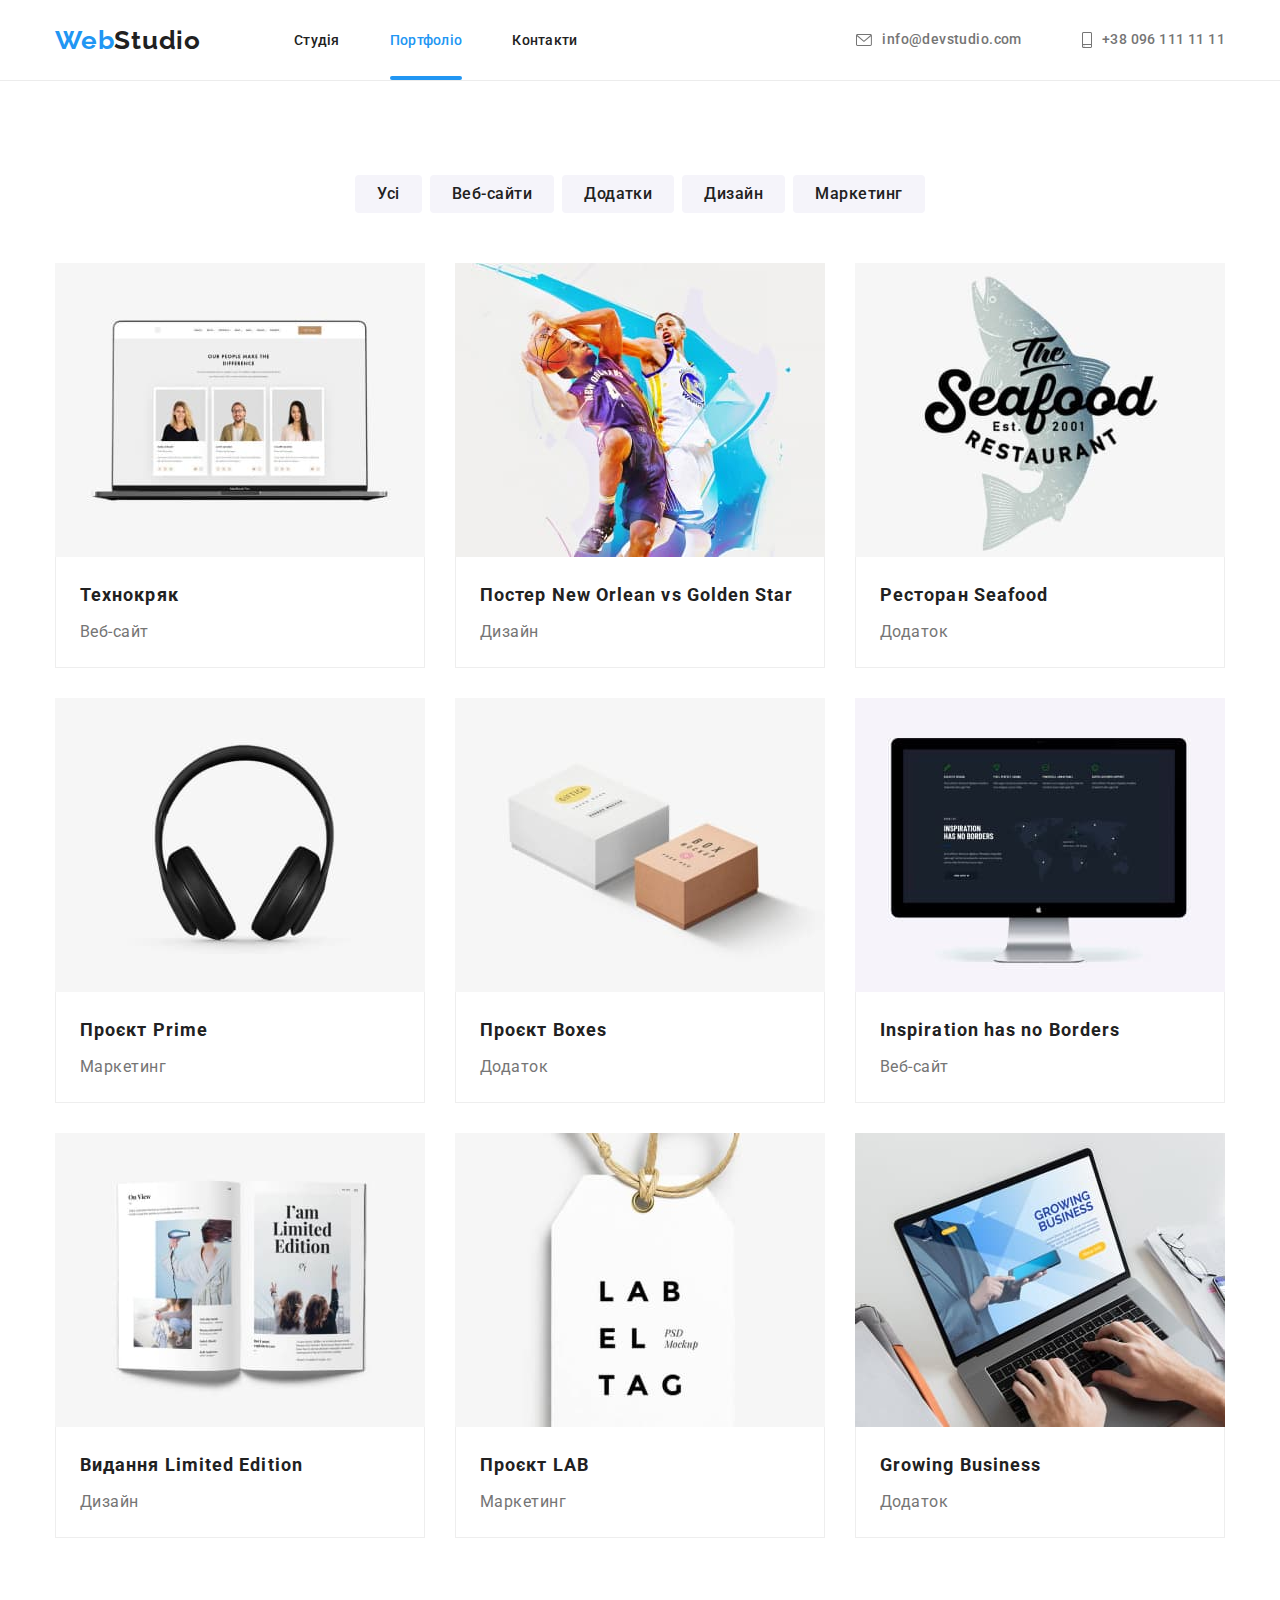
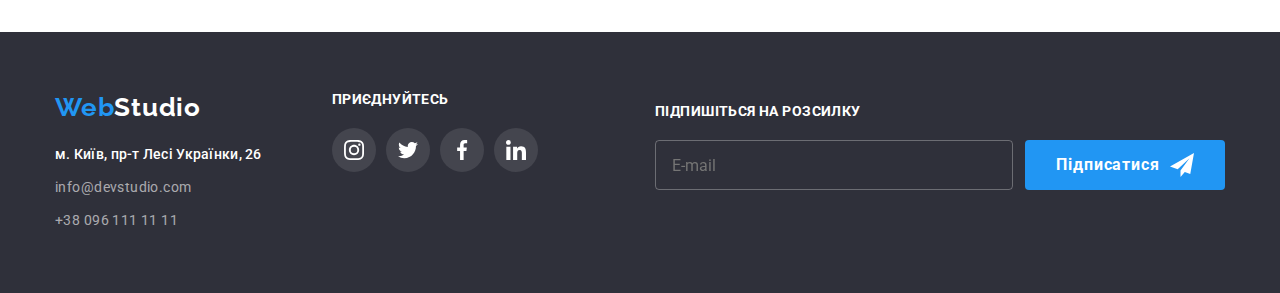
<file: portfolio.html>
<!DOCTYPE html>
<html lang="uk">
  <head>
    <meta charset="UTF-8" />
    <meta http-equiv="X-UA-Compatible" content="IE=edge" />
    <meta name="viewport" content="width=device-width, initial-scale=1.0" />
    <title>Портфоліо</title>
    <link rel="preconnect" href="https://fonts.googleapis.com" />
    <link rel="preconnect" href="https://fonts.gstatic.com" crossorigin />
    <link
      href="https://fonts.googleapis.com/css2?family=Raleway:wght@700&family=Roboto:wght@400;500;700;900&display=swap"
      rel="stylesheet"
    />
    <link rel="stylesheet" href="css/normalize.css" />
    <link rel="stylesheet" href="./css/main.min.css" />
  </head>
  <body>
    <header class="page-header">
      <div class="container main-header">
        <nav class="main-nav">
          <div class="logo">
            <a href="index.html" class="logo-link">Web<span>Studio</span></a>
          </div>
          <ul class="site-nav">
            <li class="item">
              <a href="index.html" class="site-nav-link">Студія</a>
            </li>
            <li class="current-page item">
              <a href="portfolio.html" class="site-nav-link">Портфоліо</a>
            </li>
            <li class="item"><a href="#" class="site-nav-link">Контакти</a></li>
          </ul>
        </nav>
        <!-- burger start -->
        <div class="container-mob">
          <button
            class="menu-toggle js-open-menu"
            aria-expanded="false"
            aria-controls="mobile-menu"
          >
            <svg
              width="24"
              height="24"
              fill="currentColor"
              viewBox="0 0 20 20"
              xmlns="http://www.w3.org/2000/svg"
            >
              <path
                fill-rule="evenodd"
                d="M3 5a1 1 0 011-1h12a1 1 0 110 2H4a1 1 0 01-1-1zM3 10a1 1 0 011-1h12a1 1 0 110 2H4a1 1 0 01-1-1zM3 15a1 1 0 011-1h12a1 1 0 110 2H4a1 1 0 01-1-1z"
                clip-rule="evenodd"
              ></path>
            </svg>
          </button>
        </div>
        <!-- burger end -->
        <ul class="contacts-nav">
          <li class="contacts item">
            <a href="mailto:info@devstudio.com" class="site-nav-link">
              <svg class="mail-icon" width="16" height="12">
                <use href="./images/icons.svg#icon-envelope-hover"></use>
              </svg>
              info@devstudio.com
            </a>
          </li>
          <li class="contacts item">
            <a href="tel:+380961111111" class="contacts item site-nav-link">
              <svg class="phone-icon" width="10" height="16">
                <use href="./images/icons.svg#icon-smartphone"></use>
              </svg>
              +38 096 111 11 11</a
            >
          </li>
        </ul>
      </div>
    </header>
    <main>
      <section class="filter-section section">
        <div class="container">
          <h1 class="hidden">Портфоліо</h1>
          <ul class="filter-buttons">
            <li class="filter-items">
              <button type="button" class="filter-button">Усі</button>
            </li>
            <li class="filter-items">
              <button type="button" class="filter-button">Веб-сайти</button>
            </li>
            <li class="filter-items">
              <button type="button" class="filter-button">Додатки</button>
            </li>
            <li class="filter-items">
              <button type="button" class="filter-button">Дизайн</button>
            </li>
            <li class="filter-items">
              <button type="button" class="filter-button">Маркетинг</button>
            </li>
          </ul>
          <ul class="portfolio-items">
            <li class="filter-item content">
              <a href="" class="filter-link">
                <div class="img-wrap">
                  <picture>
                    <source
                      srcset="
                        ./images/1200/jobs1-1200.jpg    1x,
                        ./images/1200/jobs1-1200@2x.jpg 2x
                      "
                      media="(min-width:1200px)"
                    />
                    <source
                      srcset="
                        ./images/768/jobs1-768.jpg    1x,
                        ./images/768/jobs1-768@2x.jpg 2x
                      "
                      media="(min-width:768px)"
                    />
                    <source
                      srcset="
                        ./images/320/jobs1-320.jpg    1x,
                        ./images/320/jobs1-320@2x.jpg 2x
                      "
                      media="(min-width:320px)"
                    />
                    <source
                      srcset="./images/technokryak.webp"
                      type="./image/webp"
                    />
                    <img
                      src="./images/technokryak.jpg"
                      alt="Технокряк картинка"
                      width="370"
                      class="jobs__img"
                      loading="lazy"
                    />
                  </picture>
                  <div class="overlay">
                    <p>
                      Ресурс пропонує комплексні пропозиції з різним рівнем
                      функціоналу та сервісів. Все це дозволить відвідувачу
                      отримати вичерпні відомості про компанію чи приватну
                      особу.
                    </p>
                  </div>
                </div>
                <div class="card-inner">
                  <h2 class="filter-title">Технокряк</h2>
                  <p class="filter-description">Веб-сайт</p>
                </div>
              </a>
            </li>
            <li class="filter-item content">
              <a href="" class="filter-link">
                <div class="img-wrap">
                  <picture>
                    <source
                      srcset="
                        ./images/1200/jobs2-1200.jpg    1x,
                        ./images/1200/jobs2-1200@2x.jpg 2x
                      "
                      media="(min-width:1200px)"
                    />
                    <source
                      srcset="
                        ./images/768/jobs2-768.jpg    1x,
                        ./images/768/jobs2-768@2x.jpg 2x
                      "
                      media="(min-width:768px)"
                    />
                    <source
                      srcset="
                        ./images/320/jobs2-320.jpg    1x,
                        ./images/320/jobs2-320@2x.jpg 2x
                      "
                      media="(min-width:320px)"
                    />
                    <source
                      srcset="./images/new-orlean.webp"
                      type="./image/webp"
                    />
                    <img
                      src="./images/new-orlean.jpg"
                      alt="Постер New Orlean vs Golden Star"
                      width="370"
                      class="jobs__img"
                      loading="lazy"
                    />
                  </picture>
                  <div class="overlay">
                    <p>
                      Ресурс пропонує комплексні пропозиції з різним рівнем
                      функціоналу та сервісів. Все це дозволить відвідувачу
                      отримати вичерпні відомості про компанію чи приватну
                      особу.
                    </p>
                  </div>
                </div>
                <div class="card-inner">
                  <h2 class="filter-title">Постер New Orlean vs Golden Star</h2>
                  <p class="filter-description">Дизайн</p>
                </div>
              </a>
            </li>
            <li class="filter-item content">
              <a href="" class="filter-link">
                <div class="img-wrap">
                  <picture>
                    <source
                      srcset="
                        ./images/1200/jobs3-1200.jpg    1x,
                        ./images/1200/jobs3-1200@2x.jpg 2x
                      "
                      media="(min-width:1200px)"
                    />
                    <source
                      srcset="
                        ./images/768/jobs3-768.jpg    1x,
                        ./images/768/jobs3-768@2x.jpg 2x
                      "
                      media="(min-width:768px)"
                    />
                    <source
                      srcset="
                        ./images/320/jobs3-320.jpg    1x,
                        ./images/320/jobs3-320@2x.jpg 2x
                      "
                      media="(min-width:320px)"
                    />
                    <source
                      srcset="./images/seafood.webp"
                      type="./image/webp"
                    />
                    <img
                      src="./images/seafood.jpg"
                      alt="Ресторан Seafood картинка"
                      width="370"
                      class="jobs__img"
                      loading="lazy"
                    />
                  </picture>
                  <div class="overlay">
                    <p>
                      Ресурс пропонує комплексні пропозиції з різним рівнем
                      функціоналу та сервісів. Все це дозволить відвідувачу
                      отримати вичерпні відомості про компанію чи приватну
                      особу.
                    </p>
                  </div>
                </div>
                <div class="card-inner">
                  <h2 class="filter-title">Ресторан Seafood</h2>
                  <p class="filter-description">Додаток</p>
                </div>
              </a>
            </li>
            <li class="filter-item content">
              <a href="" class="filter-link">
                <div class="img-wrap">
                  <picture>
                    <source
                      srcset="
                        ./images/1200/jobs4-1200.jpg    1x,
                        ./images/1200/jobs4-1200@2x.jpg 2x
                      "
                      media="(min-width:1200px)"
                    />
                    <source
                      srcset="
                        ./images/768/jobs4-768.jpg    1x,
                        ./images/768/jobs4-768@2x.jpg 2x
                      "
                      media="(min-width:768px)"
                    />
                    <source
                      srcset="
                        ./images/320/jobs4-320.jpg    1x,
                        ./images/320/jobs4-320@2x.jpg 2x
                      "
                      media="(min-width:320px)"
                    />
                    <source srcset="./images/prime.webp" type="./image/webp" />
                    <img
                      src="./images/prime.jpg"
                      alt="Проєкт Prime картинка"
                      width="370"
                      class="jobs__img"
                      loading="lazy"
                    />
                  </picture>
                  <div class="overlay">
                    <p>
                      Ресурс пропонує комплексні пропозиції з різним рівнем
                      функціоналу та сервісів. Все це дозволить відвідувачу
                      отримати вичерпні відомості про компанію чи приватну
                      особу.
                    </p>
                  </div>
                </div>
                <div class="card-inner">
                  <h2 class="filter-title">Проєкт Prime</h2>
                  <p class="filter-description">Маркетинг</p>
                </div>
              </a>
            </li>
            <li class="filter-item content">
              <a href="" class="filter-link">
                <div class="img-wrap">
                  <picture>
                    <source
                      srcset="
                        ./images/1200/jobs5-1200.jpg    1x,
                        ./images/1200/jobs5-1200@2x.jpg 2x
                      "
                      media="(min-width:1200px)"
                    />
                    <source
                      srcset="
                        ./images/768/jobs5-768.jpg    1x,
                        ./images/768/jobs5-768@2x.jpg 2x
                      "
                      media="(min-width:768px)"
                    />
                    <source
                      srcset="
                        ./images/320/jobs5-320.jpg    1x,
                        ./images/320/jobs5-320@2x.jpg 2x
                      "
                      media="(min-width:320px)"
                    />
                    <source srcset="./images/boxes.webp" type="./image/webp" />
                    <img
                      src="./images/boxes.jpg"
                      alt="Проєкт Boxes картинка"
                      width="370"
                      class="jobs__img"
                      loading="lazy"
                    />
                  </picture>
                  <div class="overlay">
                    <p>
                      Ресурс пропонує комплексні пропозиції з різним рівнем
                      функціоналу та сервісів. Все це дозволить відвідувачу
                      отримати вичерпні відомості про компанію чи приватну
                      особу.
                    </p>
                  </div>
                </div>
                <div class="card-inner">
                  <h2 class="filter-title">Проєкт Boxes</h2>
                  <p class="filter-description">Додаток</p>
                </div>
              </a>
            </li>
            <li class="filter-item content">
              <a href="" class="filter-link">
                <div class="img-wrap">
                  <picture>
                    <source
                      srcset="
                        ./images/1200/jobs6-1200.jpg    1x,
                        ./images/1200/jobs6-1200@2x.jpg 2x
                      "
                      media="(min-width:1200px)"
                    />
                    <source
                      srcset="
                        ./images/768/jobs6-768.jpg    1x,
                        ./images/768/jobs6-768@2x.jpg 2x
                      "
                      media="(min-width:768px)"
                    />
                    <source
                      srcset="
                        ./images/320/jobs6-320.jpg    1x,
                        ./images/320/jobs6-320@2x.jpg 2x
                      "
                      media="(min-width:320px)"
                    />
                    <source
                      srcset="./images/inspiration.webp"
                      type="./image/webp"
                    />
                    <img
                      src="./images/inspiration.jpg"
                      alt="Inspiration has no Borders картинка"
                      width="370"
                      class="jobs__img"
                      loading="lazy"
                    />
                  </picture>
                  <div class="overlay">
                    <p>
                      Ресурс пропонує комплексні пропозиції з різним рівнем
                      функціоналу та сервісів. Все це дозволить відвідувачу
                      отримати вичерпні orfer про компанію чи приватну особу.
                    </p>
                  </div>
                </div>
                <div class="card-inner">
                  <h2 class="filter-title">Inspiration has no Borders</h2>
                  <p class="filter-description">Веб-сайт</p>
                </div>
              </a>
            </li>
            <li class="filter-item content">
              <a href="" class="filter-link">
                <div class="img-wrap">
                  <picture>
                    <source
                      srcset="
                        ./images/1200/jobs7-1200.jpg    1x,
                        ./images/1200/jobs7-1200@2x.jpg 2x
                      "
                      media="(min-width:1200px)"
                    />
                    <source
                      srcset="
                        ./images/768/jobs7-768.jpg    1x,
                        ./images/768/jobs7-768@2x.jpg 2x
                      "
                      media="(min-width:768px)"
                    />
                    <source
                      srcset="
                        ./images/320/jobs7-320.jpg    1x,
                        ./images/320/jobs7-320@2x.jpg 2x
                      "
                      media="(min-width:320px)"
                    />
                    <source
                      srcset="./images/limited.webp"
                      type="./image/webp"
                    />
                    <img
                      src="./images/limited.jpg"
                      alt="Видання Limited Edition картинка"
                      width="370"
                      class="jobs__img"
                      loading="lazy"
                    />
                  </picture>
                  <div class="overlay">
                    <p>
                      Ресурс пропонує комплексні пропозиції з різним рівнем
                      функціоналу та сервісів. Все це дозволить відвідувачу
                      отримати вичерпні відомості про компанію чи приватну
                      особу.
                    </p>
                  </div>
                </div>
                <div class="card-inner">
                  <h2 class="filter-title">Видання Limited Edition</h2>
                  <p class="filter-description">Дизайн</p>
                </div>
              </a>
            </li>
            <li class="filter-item content">
              <a href="" class="filter-link">
                <div class="img-wrap">
                  <picture>
                    <source
                      srcset="
                        ./images/1200/jobs8-1200.jpg    1x,
                        ./images/1200/jobs8-1200@2x.jpg 2x
                      "
                      media="(min-width:1200px)"
                    />
                    <source
                      srcset="
                        ./images/768/jobs8-768.jpg    1x,
                        ./images/768/jobs8-768@2x.jpg 2x
                      "
                      media="(min-width:768px)"
                    />
                    <source
                      srcset="
                        ./images/320/jobs8-320.jpg    1x,
                        ./images/320/jobs8-320@2x.jpg 2x
                      "
                      media="(min-width:320px)"
                    />
                    <source srcset="./images/lab.webp" type="./image/webp" />
                    <img
                      src="./images/lab.jpg"
                      alt="Проєкт LAB картинка"
                      width="370"
                      class="jobs__img"
                      loading="lazy"
                    />
                  </picture>
                  <div class="overlay">
                    <p>
                      Ресурс пропонує комплексні пропозиції з різним рівнем
                      функціоналу та сервісів. Все це дозволить відвідувачу
                      отримати вичерпні відомості про компанію чи приватну
                      особу.
                    </p>
                  </div>
                </div>
                <div class="card-inner">
                  <h2 class="filter-title">Проєкт LAB</h2>
                  <p class="filter-description">Маркетинг</p>
                </div>
              </a>
            </li>
            <li class="filter-item content">
              <a href="" class="filter-link">
                <div class="img-wrap">
                  <picture>
                    <source
                      srcset="
                        ./images/1200/jobs9-1200.jpg    1x,
                        ./images/1200/jobs9-1200@2x.jpg 2x
                      "
                      media="(min-width:1200px)"
                    />
                    <source
                      srcset="
                        ./images/768/jobs9-768.jpg    1x,
                        ./images/768/jobs9-768@2x.jpg 2x
                      "
                      media="(min-width:768px)"
                    />
                    <source
                      srcset="
                        ./images/320/jobs9-320.jpg    1x,
                        ./images/320/jobs9-320@2x.jpg 2x
                      "
                      media="(min-width:320px)"
                    />
                    <source
                      srcset="./images/business.webp"
                      type="./image/webp"
                    />
                    <img
                      src="./images/business.jpg"
                      alt="Growing Business картинка"
                      width="370"
                      class="jobs__img"
                      loading="lazy"
                    />
                  </picture>
                  <div class="overlay">
                    <p>
                      Ресурс пропонує комплексні пропозиції з різним рівнем
                      функціоналу та сервісів. Все це дозволить відвідувачу
                      отримати вичерпні відомості про компанію чи приватну
                      особу.
                    </p>
                  </div>
                </div>
                <div class="card-inner">
                  <h2 class="filter-title">Growing Business</h2>
                  <p class="filter-description">Додаток</p>
                </div>
              </a>
            </li>
          </ul>
        </div>
      </section>
    </main>
    <footer class="page-footer">
      <div class="container">
        <div class="tablet-footer">
          <div>
            <address class="adress-footer">
              <div class="logo">
                <a href="index.html" class="logo-link"
                  >Web<span class="footer-span">Studio</span></a
                >
              </div>
              <ul class="footer-adress">
                <li class="footer-item">
                  <a
                    class="adress-link site-nav-link"
                    href="http://maps.google.com/?q=м.Київ,пр-тЛесіУкраїнки,26"
                    target="_blank"
                    rel="noopener nofollow noreferrer"
                    >м. Київ, пр-т Лесі Українки, 26
                  </a>
                </li>
                <li class="contacts footer-item">
                  <a
                    href="mailto:info@devstudio.com"
                    class="footer-email site-nav-link"
                    >info@devstudio.com</a
                  >
                </li>
                <li class="contacts footer-item">
                  <a href="tel:+380961111111" class="site-nav-link"
                    >+38 096 111 11 11</a
                  >
                </li>
              </ul>
            </address>
          </div>
          <div class="footer-margin">
            <p class="join text">ПРИЄДНУЙТЕСЬ</p>
            <ul class="social-network">
              <li class="item2">
                <a href="" class="social-box"
                  ><svg class="instagram">
                    <use href="./images/icons.svg#instagram"></use>
                  </svg>
                </a>
              </li>
              <li class="item2">
                <a href="" class="social-box"
                  ><svg class="twitter">
                    <use href="./images/icons.svg#twitter"></use>
                  </svg>
                </a>
              </li>
              <li class="item2">
                <a href="" class="social-box"
                  ><svg class="facebook">
                    <use href="./images/icons.svg#facebook"></use>
                  </svg>
                </a>
              </li>
              <li class="item2">
                <a href="" class="social-box"
                  ><svg class="linkedin">
                    <use href="./images/icons.svg#linkedin"></use>
                  </svg>
                </a>
              </li>
            </ul>
          </div>
        </div>
        <div class="subscribe">
          <p class="join text">ПІДПИШІТЬСЯ НА РОЗСИЛКУ</p>
          <form action="" class="subscribe-form">
            <label>
              <input
                type="email"
                name="email"
                placeholder="E-mail"
                class="input"
                required
              />
            </label>
            <button type="submit" class="submit-button" name="submit-button">
              Підписатися<svg class="telegram-icon" width="16" height="12">
                <use href="./images/icons.svg#icon-telegram"></use>
              </svg>
            </button>
          </form>
        </div>
      </div>
    </footer>
    <!-- mob -->
    <div class="menu-container js-menu-container" id="mobile-menu">
      <button class="menu-toggle js-close-menu">
        <svg
          fill="currentColor"
          viewBox="0 0 20 20"
          xmlns="http://www.w3.org/2000/svg"
          width="24"
          height="24"
        >
          <path
            fill-rule="evenodd"
            d="M4.293 4.293a1 1 0 011.414 0L10 8.586l4.293-4.293a1 1 0 111.414 1.414L11.414 10l4.293 4.293a1 1 0 01-1.414 1.414L10 11.414l-4.293 4.293a1 1 0 01-1.414-1.414L8.586 10 4.293 5.707a1 1 0 010-1.414z"
            clip-rule="evenodd"
          ></path>
        </svg>
      </button>
      <nav>
        <ul class="nav-list">
          <li class="nav-item">
            <a href="./index.html" class="nav-item__item">Студія</a>
          </li>
          <li class="nav-item">
            <a href="./portfolio.html" class="nav-item__item-blue">Портфоліо</a>
          </li>
          <li class="nav-item">
            <a href="" class="nav-item__item">Контакти</a>
          </li>
        </ul>
      </nav>
      <ul class="number-info">
        <li class="list-number">
          <a href="tel:+38 096 111 11 11" class="list-number-number">
            +38 096 111 11 11
          </a>
        </li>
        <li class="list-number">
          <a href="info@devstudio.com" class="list-number-mail">
            info@devstudio.com
          </a>
        </li>
      </ul>
      <ul class="mob-soc">
        <li class="mob-soc__item">
          <a href="" class="mob-soc__item-link">Instagram</a>
        </li>
        <li class="mob-soc__item">
          <a href="" class="mob-soc__item-link">Twitter</a>
        </li>
        <li class="mob-soc__item">
          <a href="" class="mob-soc__item-link">Facebook</a>
        </li>
        <li class="mob-soc__item">
          <a href="" class="mob-soc__item-link">LinkedIn</a>
        </li>
      </ul>
    </div>
    <!--  -->
    <script defer src="js/mobile-menu.js"></script>
  </body>
</html>
</file>
<file: css/main.min.css>
:root{--blueColor: #2196f3;--whiteColor: #fff;--textColor: #757575;--headTextColor: #212121;--backgroundDarkColor: #2f303a;--backgroundGreyColor: #f5f4fa;--linkGreyColor: rgba(255, 255, 255, 0.6);--shadowColor: #ececec;--backgroundButtonColor: #188ce8;--backgroundFilter: #f5f5f5;--frameColor: #eeeeee;--iconColor: #afb1b8}.hidden{font-size:0px;text-indent:-9999px;white-space:nowrap}body{font-family:"Roboto";font-style:normal;line-height:1.7;letter-spacing:.03em;color:var(--textColor);margin:0;font-size:14px}body ul{list-style-type:none}img{display:block;width:100%;height:auto}.page-header a:hover,.page-header a:focus,.contacts a:hover,.contacts a:focus,.page-footer a:hover,.page-footer a:focus,footer .contacts a:hover,footer .contacts a:hover{color:var(--blueColor)}.page-header .logo a:link,.page-footer .logo a:link{font-size:26px}.page-header .logo a:visited,.logo a:hover,.logo a:focus,.logo a{color:var(--blueColor)}.logo span{color:var(--headTextColor)}.contacts a{display:-webkit-box;display:-ms-flexbox;display:flex;font-size:14px;line-height:1.71px;-webkit-box-align:center;-ms-flex-align:center;align-items:center}.contacts a:link{color:var(--textColor);letter-spacing:.03em;line-height:1.14;font-weight:500}.contacts a:hover{color:var(--blueColor)}.contacts a:visited{color:var(--textColor)}.section{padding-top:60px;padding-bottom:60px}@media screen and (min-width: 1200px){.section{padding-top:94px;padding-bottom:94px}}.items{display:-webkit-box;display:-ms-flexbox;display:flex}.items .item{margin-right:30px}@media screen and (min-width: 1200px){.items .item{width:270px}}.items .item:last-child{margin-right:0px}.instagram{fill:currentColor;width:20px;height:20px;margin-left:auto;margin-right:auto}.twitter{fill:currentColor;width:20px;height:20px;margin-left:auto;margin-right:auto}.facebook{fill:currentColor;width:20px;height:20px;margin-left:auto;margin-right:auto}.linkedin{fill:currentColor;width:20px;height:20px;margin-left:auto;margin-right:auto}.link:visited{color:var(--headTextColor)}.current-page{position:relative}.current-page::after{content:"";position:absolute;width:100%;height:4px;top:76px;background:var(--blueColor);border-radius:2px}@media screen and (min-width: 768px){.current-page::after{bottom:0}}.mail-icon{fill:currentColor;margin-right:10px}.phone-icon{fill:currentColor;margin-right:10px}.social-network{margin-top:16px;display:-webkit-box;display:-ms-flexbox;display:flex;-webkit-box-pack:center;-ms-flex-pack:center;justify-content:center}.social-network .item2:not(:last-child){margin-right:10px}@media screen and (max-width: 767px){.page-footer .social-network{margin-bottom:60px}}@media screen and (min-width: 768px){.page-footer .social-network{margin-bottom:60px}}.social-box{display:-webkit-box;display:-ms-flexbox;display:flex;-webkit-box-align:center;-ms-flex-align:center;align-items:center;color:var(--iconColor);background-color:var(--whiteColor);width:44px;height:44px;border-radius:50%;outline:none;-webkit-transition-property:color,background-color;transition-property:color,background-color;-webkit-transition-duration:250ms;transition-duration:250ms;-webkit-transition-timing-function:cubic-bezier(0.4, 0, 0.2, 1);transition-timing-function:cubic-bezier(0.4, 0, 0.2, 1)}ul{list-style:none}h1,h2,h3,h4,p,ul{margin:0;padding:0}a{text-decoration:none;font-style:normal}address{font-style:normal}.container{width:100%;padding:0 15px;margin:0 auto}@media screen and (min-width: 480px){.container{width:480px}}@media screen and (min-width: 768px){.container{width:768px}}@media screen and (min-width: 1200px){.container{width:1200px}}.backdrop{position:fixed;top:0;left:0;height:100%;width:100%;background-color:rgba(0,0,0,.2);-webkit-transition:opacity 250ms cubic-bezier(0.4, 0, 0.2, 1);transition:opacity 250ms cubic-bezier(0.4, 0, 0.2, 1)}.backdrop.is-hidden{opacity:0;pointer-events:none}.data-modal{background-color:#fff;width:528px;height:581px;position:absolute;top:50%;left:50%;-webkit-transform:translate(-50%, -50%);transform:translate(-50%, -50%);padding:40px}@media screen and (max-width: 767px){.data-modal{width:300px;height:630px;line-height:1.5}}@media screen and (min-width: 480px){.data-modal{width:450px}}@media screen and (min-width: 1200px){.data-modal{width:528px;height:581px}}.data-modal.is-hidden{opacity:0;pointer-events:none}.close{position:absolute;top:8px;right:8px;fill:#000;height:30px;width:30px;background-color:rgba(0,0,0,0);border-radius:50%;border:1px solid rgba(33,33,33,.2);-webkit-transition-property:fill;transition-property:fill;-webkit-transition-duration:250ms;transition-duration:250ms;-webkit-transition-timing-function:cubic-bezier(0.4, 0, 0.2, 1);transition-timing-function:cubic-bezier(0.4, 0, 0.2, 1)}.close-icon{position:relative;right:7px;top:-2px}.close:hover,.close:focus{fill:var(--blueColor);cursor:pointer}@media screen and (max-width: 767px){.subscribe-form{display:-webkit-box;display:-ms-flexbox;display:flex;-ms-flex-wrap:wrap;flex-wrap:wrap;-webkit-box-pack:center;-ms-flex-pack:center;justify-content:center;-webkit-box-orient:vertical;-webkit-box-direction:normal;-ms-flex-direction:column;flex-direction:column}}@media screen and (max-width: 768px){.subscribe-form{display:-webkit-box;display:-ms-flexbox;display:flex;-ms-flex-wrap:wrap;flex-wrap:wrap;-webkit-box-orient:vertical;-webkit-box-direction:normal;-ms-flex-direction:column;flex-direction:column}}@media screen and (min-width: 1200px){.subscribe-form{display:-webkit-box;display:-ms-flexbox;display:flex;-webkit-box-pack:center;-ms-flex-pack:center;justify-content:center;gap:12px}}@media screen and (min-width: 768px){.subscribe{display:-webkit-box;display:-ms-flexbox;display:flex;-webkit-box-orient:vertical;-webkit-box-direction:normal;-ms-flex-direction:column;flex-direction:column;-webkit-box-align:center;-ms-flex-align:center;align-items:center}}@media screen and (min-width: 1200px){.subscribe{margin-left:auto;-webkit-box-align:start;-ms-flex-align:start;align-items:flex-start}}@media screen and (max-width: 767px){.submit-button{margin:auto}}@media screen and (min-width: 768px){.submit-button{margin:auto}}.input{font-family:inherit;width:100%;-webkit-filter:drop-shadow(0 0 0 rgba(0, 0, 0, 0.15));filter:drop-shadow(0 0 0 rgba(0, 0, 0, 0.15));border-radius:4px;background:rgba(0,0,0,0);color:var(--linkGreyColor);font-size:16px;-webkit-transition-property:color;transition-property:color;-webkit-transition-duration:250ms;transition-duration:250ms;-webkit-transition-timing-function:cubic-bezier(0.4, 0, 0.2, 1);transition-timing-function:cubic-bezier(0.4, 0, 0.2, 1)}@media screen and (min-width: 1200px){.input{margin-bottom:0}}.telegram-icon{width:24px;height:24px}.order-form{display:-webkit-box;display:-ms-flexbox;display:flex;-webkit-box-orient:vertical;-webkit-box-direction:normal;-ms-flex-direction:column;flex-direction:column;-webkit-box-pack:center;-ms-flex-pack:center;justify-content:center;gap:10px}.person-icon{position:absolute;top:58%;left:12px}.envelop-icon{position:absolute;top:58%;left:12px}.phone2-icon{position:absolute;top:58%;left:12px}.order-form .input{color:var(--textColor);font-size:12px;-webkit-transition-property:color,fill,outline-color,border-color;transition-property:color,fill,outline-color,border-color;-webkit-transition-duration:250ms;transition-duration:250ms;-webkit-transition-timing-function:cubic-bezier(0.4, 0, 0.2, 1);transition-timing-function:cubic-bezier(0.4, 0, 0.2, 1)}.input-style{width:100%;height:40px;padding-left:42px;font-size:16px;line-height:2px;border:1px solid rgba(33,33,33,.2);border-radius:4px;outline:rgba(0,0,0,0);-webkit-transition-property:fill,border-color;transition-property:fill,border-color;-webkit-transition-duration:250ms;transition-duration:250ms;-webkit-transition-timing-function:cubic-bezier(0.4, 0, 0.2, 1);transition-timing-function:cubic-bezier(0.4, 0, 0.2, 1)}.input-style:focus-within{border:1px solid var(--blueColor);cursor:pointer}.input-style:focus,.input-style:hover{cursor:pointer;border-color:var(--blueColor);fill:var(--blueColor)}.input-textarea{width:100%;height:120px;resize:none;padding:12px 16px;font-size:12px;border:1px solid rgba(33,33,33,.2);border-radius:4px;color:rgba(117,117,117,.5);outline:rgba(0,0,0,0);-webkit-transition-property:fill,border-color;transition-property:fill,border-color;-webkit-transition-duration:250ms;transition-duration:250ms;-webkit-transition-timing-function:cubic-bezier(0.4, 0, 0.2, 1);transition-timing-function:cubic-bezier(0.4, 0, 0.2, 1)}.input-textarea:focus-within{border:1px solid var(--blueColor)}.input-textarea:focus,.input-textarea:hover{cursor:pointer;border-color:var(--blueColor)}.input:focus-within{fill:var(--blueColor)}.input:hover{fill:var(--blueColor)}.order-form .agreement{display:-webkit-box;display:-ms-flexbox;display:flex;-webkit-box-align:center;-ms-flex-align:center;align-items:center;gap:7px;margin-top:10px;-webkit-box-pack:center;-ms-flex-pack:center;justify-content:center}.form-input{width:16px;height:16px;cursor:pointer}.form-input:checked{background-color:var(--blueColor)}.details{color:var(--blueColor);text-decoration:underline;font-size:14px;line-height:2}.details1{font-size:14px;line-height:2}@media screen and (max-width: 767px){.details1{line-height:1.14}}.title-section{text-align:center;margin-bottom:50px;color:var(--headTextColor);line-height:1.17;font-size:36px}.backdrop .title-section{color:var(--headTextColor);font-weight:700;font-size:20px;line-height:1.15;letter-spacing:.03em;margin-bottom:12px}.text{margin-bottom:20px}.site-nav-link{text-decoration:none;color:var(--headTextColor);font-weight:500;font-size:14px;line-height:1.17;letter-spacing:.02em;display:block;-webkit-transition-property:color;transition-property:color;-webkit-transition-duration:250ms;transition-duration:250ms;-webkit-transition-timing-function:cubic-bezier(0.4, 0, 0.2, 1);transition-timing-function:cubic-bezier(0.4, 0, 0.2, 1)}@media screen and (min-width: 1200px){.site-nav-link{padding:32px 0}}.site-nav-link:hover,.site-nav-link:focus{color:var(--blueColor);-webkit-transition-property:color;transition-property:color;-webkit-transition-duration:250ms;transition-duration:250ms;-webkit-transition-timing-function:cubic-bezier(0.4, 0, 0.2, 1);transition-timing-function:cubic-bezier(0.4, 0, 0.2, 1)}.site-nav{display:-webkit-box;display:-ms-flexbox;display:flex;margin-left:93px}@media screen and (max-width: 767px){.site-nav{display:none}}.site-nav .item{margin-right:50px}@media screen and (min-width: 768px){.site-nav .item{padding:32px 0}}@media screen and (min-width: 1200px){.site-nav .item{padding:0}}.site-nav .item:last-child{margin-right:0}.site-nav .link{display:block;padding-top:32px;padding-bottom:32px}.contacts-nav{display:-webkit-box;display:-ms-flexbox;display:flex;margin-left:auto}@media screen and (max-width: 767px){.contacts-nav{display:none}}@media screen and (max-width: 1200px){.contacts-nav{-webkit-box-orient:vertical;-webkit-box-direction:normal;-ms-flex-direction:column;flex-direction:column}}@media screen and (min-width: 1200px){.contacts-nav .item+.item{margin-left:50px}}.contacts-nav:last-child{gap:10px}.main-nav{display:-webkit-box;display:-ms-flexbox;display:flex;-webkit-box-align:center;-ms-flex-align:center;align-items:center}.order-button{display:inline-block;padding:10px 32px;background:var(--blueColor);-webkit-box-shadow:0px 4px 4px rgba(0,0,0,.15);box-shadow:0px 4px 4px rgba(0,0,0,.15);border-radius:4px;letter-spacing:.06em;font-weight:700;font-size:16px;line-height:1.88;color:var(--whiteColor);border:none;cursor:pointer;-webkit-transition-property:background-color,visibility,-webkit-transform;transition-property:background-color,visibility,-webkit-transform;transition-property:background-color,visibility,transform;transition-property:background-color,visibility,transform,-webkit-transform;-webkit-transition-duration:250ms;transition-duration:250ms;-webkit-transition-timing-function:cubic-bezier(0.4, 0, 0.2, 1);transition-timing-function:cubic-bezier(0.4, 0, 0.2, 1)}.order-button:hover,.order-button:focus{background-color:var(--backgroundButtonColor)}.order-button:hover,.order-button:focus{background-color:var(--backgroundButtonColor)}.filter-button{padding:6px 22px;background:var(--backgroundGreyColor);border:none;cursor:pointer;font-size:16px;line-height:1.625;letter-spacing:.03em;color:var(--headTextColor);font-weight:500;font-family:"Roboto";border-radius:4px;-webkit-transition-property:color,background-color,-webkit-box-shadow;transition-property:color,background-color,-webkit-box-shadow;transition-property:color,background-color,box-shadow;transition-property:color,background-color,box-shadow,-webkit-box-shadow;-webkit-transition-duration:250ms;transition-duration:250ms;-webkit-transition-timing-function:cubic-bezier(0.4, 0, 0.2, 1);transition-timing-function:cubic-bezier(0.4, 0, 0.2, 1)}.filter-button:hover,.filter-button:focus{background:var(--blueColor);color:var(--whiteColor);-webkit-box-shadow:0px 3px 1px rgba(0,0,0,.1),0px 1px 2px rgba(0,0,0,.08),0px 2px 2px rgba(0,0,0,.12);box-shadow:0px 3px 1px rgba(0,0,0,.1),0px 1px 2px rgba(0,0,0,.08),0px 2px 2px rgba(0,0,0,.12)}.filter-buttons{display:-webkit-box;display:-ms-flexbox;display:flex;-webkit-box-pack:center;-ms-flex-pack:center;justify-content:center;margin-bottom:50px}@media screen and (max-width: 767px){.filter-buttons{-ms-flex-wrap:wrap;flex-wrap:wrap;-webkit-box-pack:normal;-ms-flex-pack:normal;justify-content:normal;margin-bottom:15px}}.submit-button{display:-webkit-box;display:-ms-flexbox;display:flex;-webkit-box-align:center;-ms-flex-align:center;align-items:center;-webkit-box-pack:center;-ms-flex-pack:center;justify-content:center;background-color:var(--blueColor);font-weight:700;font-size:16px;line-height:1.875;letter-spacing:.06em;border-radius:4px;width:200px;border:0;padding:10px 28px;gap:10px;color:var(--whiteColor);-webkit-transition-property:background-color,-webkit-box-shadow;transition-property:background-color,-webkit-box-shadow;transition-property:background-color,box-shadow;transition-property:background-color,box-shadow,-webkit-box-shadow;-webkit-transition-duration:250ms;transition-duration:250ms;-webkit-transition-timing-function:cubic-bezier(0.4, 0, 0.2, 1);transition-timing-function:cubic-bezier(0.4, 0, 0.2, 1);cursor:pointer}.submit-button:hover,.submit-button:focus{background-color:var(--backgroundButtonColor);-webkit-box-shadow:0px 4px 4px rgba(0,0,0,.15);box-shadow:0px 4px 4px rgba(0,0,0,.15);-webkit-transition-property:background-color;transition-property:background-color;-webkit-transition-duration:250ms;transition-duration:250ms;-webkit-transition-timing-function:cubic-bezier(0.4, 0, 0.2, 1);transition-timing-function:cubic-bezier(0.4, 0, 0.2, 1)}.order-form .submit-button{margin:0 auto;margin-top:20px;cursor:pointer;letter-spacing:.06em;line-height:1.9}.container-mob{display:-webkit-box;display:-ms-flexbox;display:flex;-webkit-box-align:center;-ms-flex-align:center;align-items:center;-webkit-box-pack:end;-ms-flex-pack:end;justify-content:flex-end;padding-right:15px}@media(max-width: 767px){.menu{display:-webkit-box;display:-ms-flexbox;display:flex;padding:0;margin:0;list-style:none}}@media(max-width: 767px){.menu{display:none}}.menu .link{padding:10px;color:inherit;text-decoration:none}.menu .link:hover,.menu .link:focus{text-decoration:underline}.menu-toggle{min-height:40px;min-width:40px;display:-webkit-box;display:-ms-flexbox;display:flex;-webkit-box-align:center;-ms-flex-align:center;align-items:center;-webkit-box-pack:center;-ms-flex-pack:center;justify-content:center;margin:0;padding:0;background-color:rgba(0,0,0,0);cursor:pointer;border:none;border-radius:50%;outline:none;-webkit-transition-property:fill;transition-property:fill;-webkit-transition-duration:250ms;transition-duration:250ms;-webkit-transition-timing-function:cubic-bezier(0.4, 0, 0.2, 1);transition-timing-function:cubic-bezier(0.4, 0, 0.2, 1)}@media(min-width: 768px){.menu-toggle{display:none}}.menu-toggle:hover,.menu-toggle:focus{fill:var(--blueColor)}.menu-container{position:fixed;top:0;left:0;width:100vw;height:100vh;padding:48px 40px;background-color:var(--whiteColor);z-index:999;visibility:hidden;-webkit-transform:translateX(100%);transform:translateX(100%);-webkit-transition-property:visibility,-webkit-transform;transition-property:visibility,-webkit-transform;transition-property:visibility,transform;transition-property:visibility,transform,-webkit-transform;-webkit-transition-duration:250ms;transition-duration:250ms;-webkit-transition-timing-function:cubic-bezier(0.4, 0, 0.2, 1);transition-timing-function:cubic-bezier(0.4, 0, 0.2, 1);display:-webkit-box;display:-ms-flexbox;display:flex;-webkit-box-orient:vertical;-webkit-box-direction:normal;-ms-flex-direction:column;flex-direction:column}.menu-container.is-open{-webkit-transform:translateX(0);transform:translateX(0);visibility:visible}.menu-container .menu-toggle{position:absolute;top:16px;right:16px}.mobile-menu{padding:0;margin:0;list-style:none}.mobile-menu .link{display:block;padding:10px;text-decoration:none}.nav-list{font-weight:500;font-size:40px;line-height:1.175;letter-spacing:.02em}.nav-item__item{color:#212121}.nav-item__item-blue{color:#2196f3}.nav-item{margin-bottom:35px}.nav-item:last-child{margin-bottom:0}.list-number{margin-bottom:32px}.list-number:last-child{margin-bottom:64px}.list-number-number{font-family:"Roboto";font-style:normal;font-weight:500;font-size:34px;line-height:1.176;letter-spacing:.02em;color:#2196f3}.list-number-mail{font-family:"Roboto";font-style:normal;font-weight:500;font-size:24px;line-height:1.17;letter-spacing:.02em;color:#757575}.mob-soc{display:-webkit-box;display:-ms-flexbox;display:flex;-ms-flex-wrap:wrap;flex-wrap:wrap}.mob-soc__item-link{font-family:"Roboto";font-style:normal;font-weight:500;font-size:18px;line-height:1.22;letter-spacing:.02em;color:#2196f3;border-right:1px solid #d0d0d0;padding:0 10px}.mob-soc .mob-soc__item:last-child{border-right:none}.number-info{margin-top:auto}.page-header{font-size:14px;line-height:1.14;letter-spacing:.02em;color:var(--whiteColor);border-bottom:1px solid var(--shadowColor);-webkit-transition-property:color;transition-property:color;-webkit-transition-duration:250ms;transition-duration:250ms;-webkit-transition-timing-function:cubic-bezier(0.4, 0, 0.2, 1);transition-timing-function:cubic-bezier(0.4, 0, 0.2, 1)}.logo{font-size:26px;font-family:"Raleway";font-style:normal;font-weight:700;line-height:1.19;letter-spacing:.03em;color:var(--blueColor)}.page-header .logo .logo-link{color:var(--blueColor)}.main-header{display:-webkit-box;display:-ms-flexbox;display:flex;-webkit-box-align:center;-ms-flex-align:center;align-items:center}@media screen and (max-width: 767px){.main-header{-webkit-box-pack:justify;-ms-flex-pack:justify;justify-content:space-between;padding:10px 0;padding-left:15px}}header .current-page a,header .current-page a:link,header .current-page a:visited{color:var(--blueColor)}@media screen and (max-width: 767px){.menu-button{display:-webkit-inline-box;display:-ms-inline-flexbox;display:inline-flex;margin:0;padding:0;border:none;background-color:rgba(0,0,0,0);margin-left:auto}.menu-button .icon-close{display:none}.menu-button.is-open .icon-close{display:block}.menu-button.is-open .icon-menumob{display:none}}@media screen and (min-width: 768px){.menu-button{display:none}}.team{background-color:var(--backgroundGreyColor)}.team .exeption-title{color:var(--headTextColor);line-height:1.188;font-size:16px}.team .team-text{font-size:16px;line-height:1.71;letter-spacing:.03em;line-height:1.19}.team .team-title{margin-bottom:10px;color:var(--headTextColor);letter-spacing:.03em;font-size:16px;line-height:1.19;font-weight:500}.member-box{text-align:center;-webkit-box-shadow:0px 1px 3px rgba(0,0,0,.12),0px 1px 1px rgba(0,0,0,.14),0px 2px 1px rgba(0,0,0,.2);box-shadow:0px 1px 3px rgba(0,0,0,.12),0px 1px 1px rgba(0,0,0,.14),0px 2px 1px rgba(0,0,0,.2);border-radius:0px 0px 4px 4px;background:var(--whiteColor)}@media screen and (max-width: 767px){.team .items{-ms-flex-wrap:wrap;flex-wrap:wrap;-webkit-box-pack:center;-ms-flex-pack:center;justify-content:center;gap:30px}}@media screen and (min-width: 768px){.team .items{-ms-flex-wrap:wrap;flex-wrap:wrap;-webkit-box-pack:center;-ms-flex-pack:center;justify-content:center;gap:30px}}@media screen and (max-width: 767px){.team .item{margin-right:0}}@media screen and (min-width: 768px){.team .item{margin-right:0}}@media screen and (max-width: 767px){.member-box>img{width:450px}}@media screen and (min-width: 768px){.member-box>img{width:354px}}@media screen and (min-width: 1200px){.member-box>img{width:270px}}.filter-link{line-height:2;text-decoration:none;color:var(--headTextColor);letter-spacing:.06em;-webkit-transition-property:-webkit-box-shadow;transition-property:-webkit-box-shadow;transition-property:box-shadow;transition-property:box-shadow, -webkit-box-shadow;-webkit-transition-duration:250ms;transition-duration:250ms;-webkit-transition-timing-function:cubic-bezier(0.4, 0, 0.2, 1);transition-timing-function:cubic-bezier(0.4, 0, 0.2, 1)}@media screen and (min-width: 768px)and (max-width: 1199px){.filter-link{display:-webkit-box;display:-ms-flexbox;display:flex;-webkit-box-orient:vertical;-webkit-box-direction:normal;-ms-flex-direction:column;flex-direction:column;height:100%}}.filter-link:hover,.filter-link:focus{display:block;-webkit-box-shadow:1px 4px 6px rgba(0,0,0,.16),0px 4px 4px rgba(0,0,0,.06),0px 1px 1px rgba(0,0,0,.12);box-shadow:1px 4px 6px rgba(0,0,0,.16),0px 4px 4px rgba(0,0,0,.06),0px 1px 1px rgba(0,0,0,.12)}.filter-description{font-size:16px;color:var(--textColor);line-height:1.875;letter-spacing:.03em}@media screen and (min-width: 768px)and (max-width: 1199px){.filter-description{-webkit-box-flex:1;-ms-flex-positive:1;flex-grow:1}}.filter-item .filter-title{font-size:18px;letter-spacing:.06em;margin-bottom:4px}.filter-item{height:100%}.filter-items{margin-right:8px}@media screen and (max-width: 767px){.filter-items{margin-bottom:15px}}.filter-items:last-child{margin-right:0}.filter-section{margin:0 auto}.filter-link:hover .overlay,.filter-link:focus .overlay{-webkit-transform:translateY(0);transform:translateY(0)}.portfolio-items{display:-webkit-box;display:-ms-flexbox;display:flex;-ms-flex-wrap:wrap;flex-wrap:wrap;gap:30px;list-style:none}@media screen and (min-width: 768px){.portfolio-items .content{width:354px}}@media screen and (min-width: 1200px){.portfolio-items .content{width:370px}}.padding-card{padding:30px 0}@media screen and (max-width: 767px){.padding-card{padding-bottom:24px}}.card-inner{padding:20px 24px;border:1px solid var(--frameColor);border-top:none}@media screen and (min-width: 768px)and (max-width: 1199px){.card-inner{-webkit-box-flex:1;-ms-flex-positive:1;flex-grow:1}}.img-wrap{position:relative;overflow:hidden}.overlay{position:absolute;top:0;left:0;width:100%;height:100%;background:rgba(33,150,243,.9);-webkit-transform:translateY(100%);transform:translateY(100%);-webkit-transition:-webkit-transform 250ms cubic-bezier(0.4, 0, 0.2, 1);transition:-webkit-transform 250ms cubic-bezier(0.4, 0, 0.2, 1);transition:transform 250ms cubic-bezier(0.4, 0, 0.2, 1);transition:transform 250ms cubic-bezier(0.4, 0, 0.2, 1), -webkit-transform 250ms cubic-bezier(0.4, 0, 0.2, 1)}.overlay>p{color:#fff;padding:10px;margin:0;font-size:18px;padding:63px 23px;letter-spacing:.03em;line-height:1.56}.thumb{position:relative}.thumb>.label{display:-webkit-box;display:-ms-flexbox;display:flex;-webkit-box-align:center;-ms-flex-align:center;align-items:center;-webkit-box-pack:center;-ms-flex-pack:center;justify-content:center;position:absolute;bottom:0;width:100%;height:70px;text-transform:uppercase;line-height:1.14;font-weight:700;background-color:rgba(47,48,58,.8);color:var(--whiteColor)}.what-do{padding-top:0;padding-bottom:94px}@media screen and (max-width: 1199px){.what-do{display:none}}.what-do__title-section{text-align:center;margin-bottom:50px;color:var(--headTextColor);line-height:1.17;font-size:36px}.what-do__items{display:-webkit-box;display:-ms-flexbox;display:flex}.what-do__items-item{width:370px;margin-right:30px}.what-do__items-item:last-child{margin-right:0px}.what-do__thumb{position:relative}.what-do__thumb-label{display:-webkit-box;display:-ms-flexbox;display:flex;-webkit-box-align:center;-ms-flex-align:center;align-items:center;-webkit-box-pack:center;-ms-flex-pack:center;justify-content:center;position:absolute;bottom:0;width:100%;height:70px;text-transform:uppercase;line-height:1.14;font-weight:700;background-color:rgba(47,48,58,.8);color:var(--whiteColor)}.exeptions{line-height:1.14;font-size:14px;padding-top:60px;padding-bottom:60px}@media screen and (min-width: 1200px){.exeptions{padding-top:94px;padding-bottom:94px}}.exeptions__items-title{font-size:14px;color:var(--headTextColor);margin-bottom:10px}@media screen and (max-width: 767px){.exeptions__items-title{text-align:center}}@media screen and (max-width: 767px){.exeptions__items-item{width:100%;margin-bottom:30px}}@media screen and (max-width: 767px){.exeptions__items-item{max-width:450px}}@media screen and (min-width: 768px){.exeptions__items-item{width:354px}}.exeptions__items-item::before{display:block;content:" ";height:120px;background:#f5f4fa;border-radius:4px;background-repeat:no-repeat;background-position:50% 50%;margin-bottom:30px}@media screen and (max-width: 767px){.exeptions__items-item::before{width:100%}}@media screen and (min-width: 768px){.exeptions__items-item::before{width:354px}}@media screen and (min-width: 1200px){.exeptions__items-item::before{width:270px}}.attention-icon::before{background-image:url(../images/Vector41.svg)}.time-icon::before{background-image:url(../images/Vector42.svg)}.plan-icon::before{background-image:url(../images/Vector43.svg)}.modern-icon::before{background-image:url(../images/Vector44.svg)}@media screen and (max-width: 767px){.exeptions__items{display:-webkit-box;display:-ms-flexbox;display:flex;-webkit-box-orient:vertical;-webkit-box-direction:normal;-ms-flex-direction:column;flex-direction:column;-webkit-box-align:center;-ms-flex-align:center;align-items:center}}@media screen and (min-width: 768px){.exeptions__items{display:-webkit-box;display:-ms-flexbox;display:flex;-ms-flex-wrap:wrap;flex-wrap:wrap;gap:30px;-webkit-box-pack:center;-ms-flex-pack:center;justify-content:center}}@media screen and (min-width: 1200px){.exeptions__items{display:-webkit-box;display:-ms-flexbox;display:flex;-ms-flex-wrap:nowrap;flex-wrap:nowrap}}.exeptions__text{line-height:1.7}.clients{padding-top:60px;padding-bottom:60px}@media screen and (min-width: 1200px){.clients{padding-top:94px;padding-bottom:94px}}.clients__link{padding:0%;background:var(--whiteColor);border:1px solid var(--iconColor);border-radius:4px;display:-webkit-box;display:-ms-flexbox;display:flex;outline:none;-webkit-box-align:center;-ms-flex-align:center;align-items:center;-webkit-box-pack:center;-ms-flex-pack:center;justify-content:center;color:var(--iconColor);-webkit-transition-property:color;transition-property:color;-webkit-transition-duration:250ms;transition-duration:250ms;-webkit-transition-timing-function:cubic-bezier(0.4, 0, 0.2, 1);transition-timing-function:cubic-bezier(0.4, 0, 0.2, 1)}@media screen and (max-width: 767px){.clients__link{width:210px;height:92px}}@media screen and (min-width: 768px){.clients__link{width:226px;height:92px}}@media screen and (min-width: 1200px){.clients__link{width:170px;height:92px}}.clients__link:hover,.clients__link:focus{border-color:var(--blueColor);color:var(--blueColor)}.clients__link-icon{color:currentColor}.clients__link-icon{width:106px;height:60px;fill:currentColor}.clients__link-icon:hover{fill:var(--blueColor)}.clients__items{display:-webkit-box;display:-ms-flexbox;display:flex}@media screen and (max-width: 767px){.clients__items{-ms-flex-wrap:wrap;flex-wrap:wrap;-webkit-box-pack:center;-ms-flex-pack:center;justify-content:center;gap:30px}}@media screen and (min-width: 768px){.clients__items{-ms-flex-wrap:wrap;flex-wrap:wrap;-webkit-box-pack:center;-ms-flex-pack:center;justify-content:center;gap:30px}}@media screen and (max-width: 767px){.clients__items-item{width:210px;margin-right:0px}}@media screen and (min-width: 768px){.clients__items-item{width:226px;margin-right:0px}}@media screen and (min-width: 1200px){.clients__items-item{width:170px;margin-right:0px}}.clients__items-item:last-child{margin-right:0px}.clients__items--title-section{text-align:center;margin-bottom:50px;color:var(--headTextColor);line-height:1.17;font-size:36px}.main-description{text-align:center;margin-left:auto;margin-right:auto;background-repeat:no-repeat}@media screen and (max-width: 767px){.main-description{background-image:-webkit-gradient(linear, left top, right top, from(rgba(47, 48, 58, 0.4)), to(rgba(47, 48, 58, 0.4))),url("../images/img41m.jpg");background-image:linear-gradient(to right, rgba(47, 48, 58, 0.4), rgba(47, 48, 58, 0.4)),url("../images/img41m.jpg");background-size:cover;max-width:480px;height:400px}}@media screen and (min-width: 768px){.main-description{background-image:-webkit-gradient(linear, left top, right top, from(rgba(47, 48, 58, 0.4)), to(rgba(47, 48, 58, 0.4))),url("../images/img41t.jpg");background-image:linear-gradient(to right, rgba(47, 48, 58, 0.4), rgba(47, 48, 58, 0.4)),url("../images/img41t.jpg");background-size:768px 400px;max-width:768px;height:400px}}@media screen and (min-width: 1200px){.main-description{background-image:-webkit-gradient(linear, left top, right top, from(rgba(47, 48, 58, 0.4)), to(rgba(47, 48, 58, 0.4))),url("../images/img41.jpg");background-image:linear-gradient(to right, rgba(47, 48, 58, 0.4), rgba(47, 48, 58, 0.4)),url("../images/img41.jpg");background-size:1600px 600px;max-width:1600px;height:600px}}@media(-webkit-min-device-pixel-ratio: 2), (min-resolution: 2dppx){.main-description .decision{background-image:-webkit-gradient(linear, left bottom, left top, from(rgba(47, 48, 58, 0.4)), to(rgba(47, 48, 58, 0.4))),url("../images/@2x/header_bg.jpg");background-image:linear-gradient(to top, rgba(47, 48, 58, 0.4), rgba(47, 48, 58, 0.4)),url("../images/@2x/header_bg.jpg")}}.main-title{margin-left:auto;margin-right:auto;margin-bottom:30px}@media screen and (max-width: 767px){.main-title{padding-top:118px;font-weight:900;font-size:26px;line-height:1.61;width:100%}}@media screen and (min-width: 768px){.main-title{padding-top:118px;font-weight:900;font-size:26px;line-height:1.61;width:360px}}@media screen and (min-width: 1200px){.main-title{padding-top:200px;width:696px}}.main-description .main-title{color:var(--whiteColor);text-transform:uppercase;letter-spacing:.06em;font-weight:900}@media screen and (max-width: 767px){.main-description .main-title{line-height:1.6;font-size:26px;margin-bottom:30px}}@media screen and (min-width: 768px){.main-description .main-title{line-height:1.6;font-size:26px}}@media screen and (min-width: 1200px){.main-description .main-title{line-height:1.36;font-size:44px}}.page-footer .site-nav-link{padding:0}@media screen and (min-width: 768px){.page-footer .site-nav-link{display:block;text-align:center;width:250px}}@media screen and (min-width: 1200px){.page-footer .site-nav-link{display:inline;width:auto}}.page-footer a:link{color:var(--whiteColor)}.adress-footer{font-size:14px}@media screen and (min-width: 768px){.adress-footer{margin-left:76px}}@media screen and (min-width: 1200px){.adress-footer{margin-left:0}}footer .contacts a:link{color:rgba(255,255,255,.6);font-weight:400;line-height:1.71}@media screen and (max-width: 767px){footer .contacts a:link{display:-webkit-box;display:-ms-flexbox;display:flex;-webkit-box-pack:center;-ms-flex-pack:center;justify-content:center}}footer .contacts a:hover,footer .contacts a:focus{color:var(--blueColor)}.page-footer .logo .logo-link{color:var(--blueColor)}.page-footer{padding:60px 0;background-color:var(--backgroundDarkColor)}.logo .footer-span{color:var(--whiteColor)}.page-footer .adress-link{color:var(--whiteColor)}@media screen and (max-width: 767px){.page-footer .adress-link{text-align:center}}@media screen and (max-width: 767px){.footer-adress{margin-bottom:60px}}.footer-adress .footer-item{margin-bottom:9px}.footer-adress .footer-item:last-child{margin-bottom:0}.page-footer .logo{margin-bottom:20px}@media screen and (max-width: 767px){.page-footer .logo{text-align:center}}@media screen and (min-width: 768px){.page-footer .logo{text-align:center}}@media screen and (min-width: 1200px){.page-footer .logo{text-align:left}}@media screen and (min-width: 1200px){.page-footer .container{display:-webkit-box;display:-ms-flexbox;display:flex;-webkit-box-align:center;-ms-flex-align:center;align-items:center;-webkit-box-align:baseline;-ms-flex-align:baseline;align-items:baseline}}.page-footer .social-box{color:var(--whiteColor);background-color:rgba(255,255,255,.1)}@media screen and (min-width: 1200px){.page-footer .adress-footer{margin-right:70px}}.page-footer .social-box:focus,.page-footer .social-box:hover{color:var(--whiteColor);background-color:var(--blueColor)}.footer-margin{margin-right:auto}@media screen and (min-width: 768px){.footer-margin{margin-right:90px}}@media screen and (min-width: 768px){.tablet-footer{display:-webkit-box;display:-ms-flexbox;display:flex;-ms-flex-wrap:wrap;flex-wrap:wrap;-webkit-box-pack:justify;-ms-flex-pack:justify;justify-content:space-between;margin-bottom:60px}}@media screen and (min-width: 768px)and (min-width: 1200px){.tablet-footer{-ms-flex-wrap:nowrap;flex-wrap:nowrap;margin-bottom:0}}.subscribe-form .input{height:50px;border:1px solid rgba(255,255,255,.3);padding-left:16px}@media screen and (max-width: 767px){.subscribe-form .input{width:100%;margin-bottom:20px}}@media screen and (min-width: 768px){.subscribe-form .input{margin-bottom:20px;width:450px}}@media screen and (min-width: 1200px){.subscribe-form .input{width:358px;margin-bottom:0}}.social-box:hover,.social-box:focus{background-color:var(--blueColor);color:var(--whiteColor)}.join{font-size:14px;color:var(--whiteColor);line-height:1.14;font-weight:700;line-height:1.14}@media screen and (max-width: 767px){.join{display:-webkit-box;display:-ms-flexbox;display:flex;-webkit-box-pack:center;-ms-flex-pack:center;justify-content:center}}@media screen and (min-width: 768px){.join{text-align:center}}@media screen and (min-width: 1200px){.join{text-align:left}}.page-footer{padding:60px 0;background-color:var(--backgroundDarkColor)}/*# sourceMappingURL=main.min.css.map */
</file>
